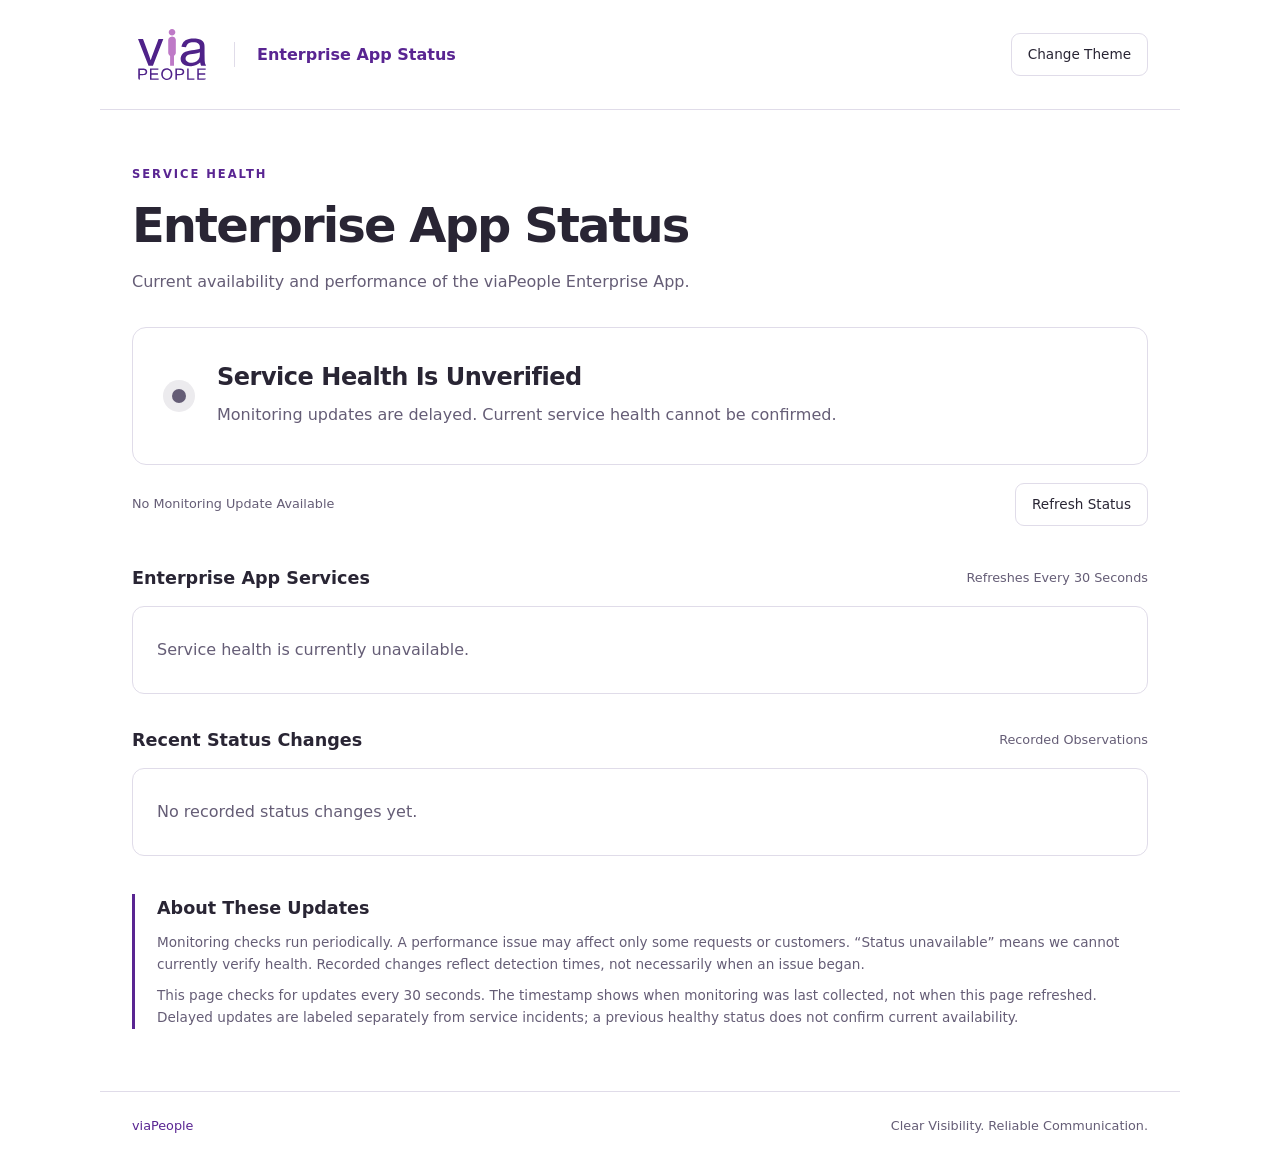
<file: docs/index.html>
<!doctype html>
<html lang="en" class="light"><head><meta charset="utf-8"><meta name="viewport" content="width=device-width,initial-scale=1"><meta name="color-scheme" content="light dark"><title>viaPeople | Enterprise App Status</title><link rel="stylesheet" href="style.css?v=5"><script type="module" src="status.js?v=7"></script></head>
<body><header><a class="brand" href="./" aria-label="viaPeople Enterprise App status home"><img src="logo.svg?v=4" alt="viaPeople"><span>Enterprise App Status</span></a><button id="theme" aria-label="Switch color theme">Change Theme</button></header>
<main><div class="eyebrow">SERVICE HEALTH</div><h1>Enterprise App Status</h1><p class="intro">Current availability and performance of the viaPeople Enterprise App.</p>
<section class="summary" aria-live="polite" aria-atomic="true"><span id="indicator" class="indicator unknown"></span><div><h2 id="headline">Checking Service Status</h2><p id="summary-text">Loading the latest monitoring update.</p></div></section>
<div class="freshness"><span id="updated">Waiting for monitoring data</span><button id="refresh">Refresh Status</button></div>
<section id="maintenance-section" aria-labelledby="maintenance-title" hidden><div class="section-heading"><h2 id="maintenance-title">Scheduled Maintenance</h2></div><div id="maintenance-windows"></div></section>
<section aria-labelledby="services-title"><div class="section-heading"><h2 id="services-title">Enterprise App Services</h2><span>Refreshes Every 30 Seconds</span></div><div id="services" class="services"><p class="empty">Service details are loading.</p></div></section>
<section aria-labelledby="history-title"><div class="section-heading"><h2 id="history-title">Recent Status Changes</h2><span>Recorded Observations</span></div><div id="history" class="history"><p class="empty">Loading status history.</p></div></section>
<aside><h2>About These Updates</h2><p>Monitoring checks run periodically. A performance issue may affect only some requests or customers. “Status unavailable” means we cannot currently verify health. Recorded changes reflect detection times, not necessarily when an issue began.</p><p>This page checks for updates every 30 seconds. The timestamp shows when monitoring was last collected, not when this page refreshed. Delayed updates are labeled separately from service incidents; a previous healthy status does not confirm current availability.</p></aside>
<noscript><p>JavaScript is required to display current service status. Health cannot be verified with JavaScript disabled.</p></noscript></main><footer>viaPeople <span>Clear Visibility. Reliable Communication.</span></footer></body></html>
</file>
<file: docs/style.css>
:root{color-scheme:dark;--bg:#171320;--fg:#f3eef8;--card:#211a2c;--muted:#bdb2ca;--border:#3c3148;--primary:#b58bdf;--tint:#30253c;--green:#7cddb6;--amber:#f0c679;--red:#ff9fa8}html.light{color-scheme:light;--bg:#fff;--fg:#292534;--card:#fff;--muted:#655d76;--border:#e0dce9;--primary:#592592;--tint:#f0e9f8;--green:#15704e;--amber:#855a0c;--red:#b32e43}*{box-sizing:border-box}body{margin:0;background:var(--bg);color:var(--fg);font:16px/1.6 Inter,ui-sans-serif,system-ui,-apple-system,BlinkMacSystemFont,'Segoe UI',sans-serif}header,main,footer{max-width:1080px;margin:auto;padding:0 32px}header{height:110px;display:flex;align-items:center;justify-content:space-between;border-bottom:1px solid var(--border)}.brand{display:flex;align-items:center;gap:22px;text-decoration:none;color:var(--primary);font-weight:600}.brand img{width:80px;height:auto;display:block;background:#fff;border-radius:8px;padding:6px}.brand span{border-left:1px solid var(--border);padding-left:22px}button{border:1px solid var(--border);background:var(--card);color:var(--fg);padding:10px 16px;border-radius:9px;font:inherit;font-size:.85rem;cursor:pointer}button:hover{background:var(--tint)}button:focus-visible,a:focus-visible{outline:3px solid var(--primary);outline-offset:4px}main{padding-top:55px;padding-bottom:56px}.eyebrow{color:var(--primary);font-size:.72rem;font-weight:700;letter-spacing:.17em}h1{font-size:clamp(2rem,5vw,3rem);letter-spacing:-.04em;line-height:1.2;margin:14px 0}h2{font-size:1.1rem;margin:0;font-weight:650}p{margin:6px 0;color:var(--muted)}.intro{margin-bottom:32px}.summary{background:var(--card);border:1px solid var(--border);border-radius:14px;padding:30px;display:flex;gap:22px;align-items:center}.summary h2{font-size:1.5rem;letter-spacing:-.02em}.indicator{flex:none;width:14px;height:14px;border-radius:50%;background:currentColor;box-shadow:0 0 0 9px color-mix(in srgb,currentColor 12%,transparent);margin:9px}.operational{color:var(--green)}.degraded,.maintenance{color:var(--amber)}.outage{color:var(--red)}.unknown{color:var(--muted)}.freshness{display:flex;justify-content:space-between;align-items:center;gap:15px;margin:18px 0 38px;color:var(--muted);font-size:.8rem}.section-heading{display:flex;justify-content:space-between;gap:12px;align-items:center;margin:32px 0 14px}.section-heading span{font-size:.8rem;color:var(--muted)}.services,.history{background:var(--card);border:1px solid var(--border);border-radius:12px;overflow:hidden}.service,.event{display:flex;align-items:center;justify-content:space-between;padding:23px 26px;gap:24px;border-bottom:1px solid var(--border)}.service:last-child,.event:last-child{border-bottom:0}.service h3{font-size:1rem;margin:0}.service p{font-size:.86rem;max-width:580px}.badge{flex:none;border:1px solid currentColor;border-radius:20px;padding:5px 12px;font-size:.76rem;font-weight:600}.event{font-size:.86rem}.event time{color:var(--muted);font-size:.78rem}.empty{padding:24px}aside{border-left:3px solid var(--primary);padding:0 22px;margin-top:38px}aside p{font-size:.85rem;margin-top:10px}footer{display:flex;justify-content:space-between;border-top:1px solid var(--border);padding-top:24px;padding-bottom:32px;font-size:.8rem;color:var(--primary)}footer span{color:var(--muted)}@media(max-width:620px){header,main,footer{padding-left:20px;padding-right:20px}header{height:90px}.brand{gap:10px}.brand span{padding-left:10px;font-size:.9rem}.brand img{width:48px;height:48px}header button{font-size:.7rem;padding:8px}main{padding-top:34px}.summary{padding:24px 20px}.summary h2{font-size:1.2rem}.service,.event{align-items:flex-start;flex-direction:column;gap:12px;padding:20px}.freshness{align-items:flex-start}.section-heading span{display:none}footer{gap:15px;flex-wrap:wrap}}


[hidden]{display:none!important}.maintenance-card{border:1px solid #aa85ca;border-left:4px solid #8654b3;border-radius:12px;padding:20px 24px;margin:12px 0}.maintenance-card strong{color:#8654b3}.maintenance-card p{line-height:1.6}.maintenance-card h3{margin:10px 0}
</file>
